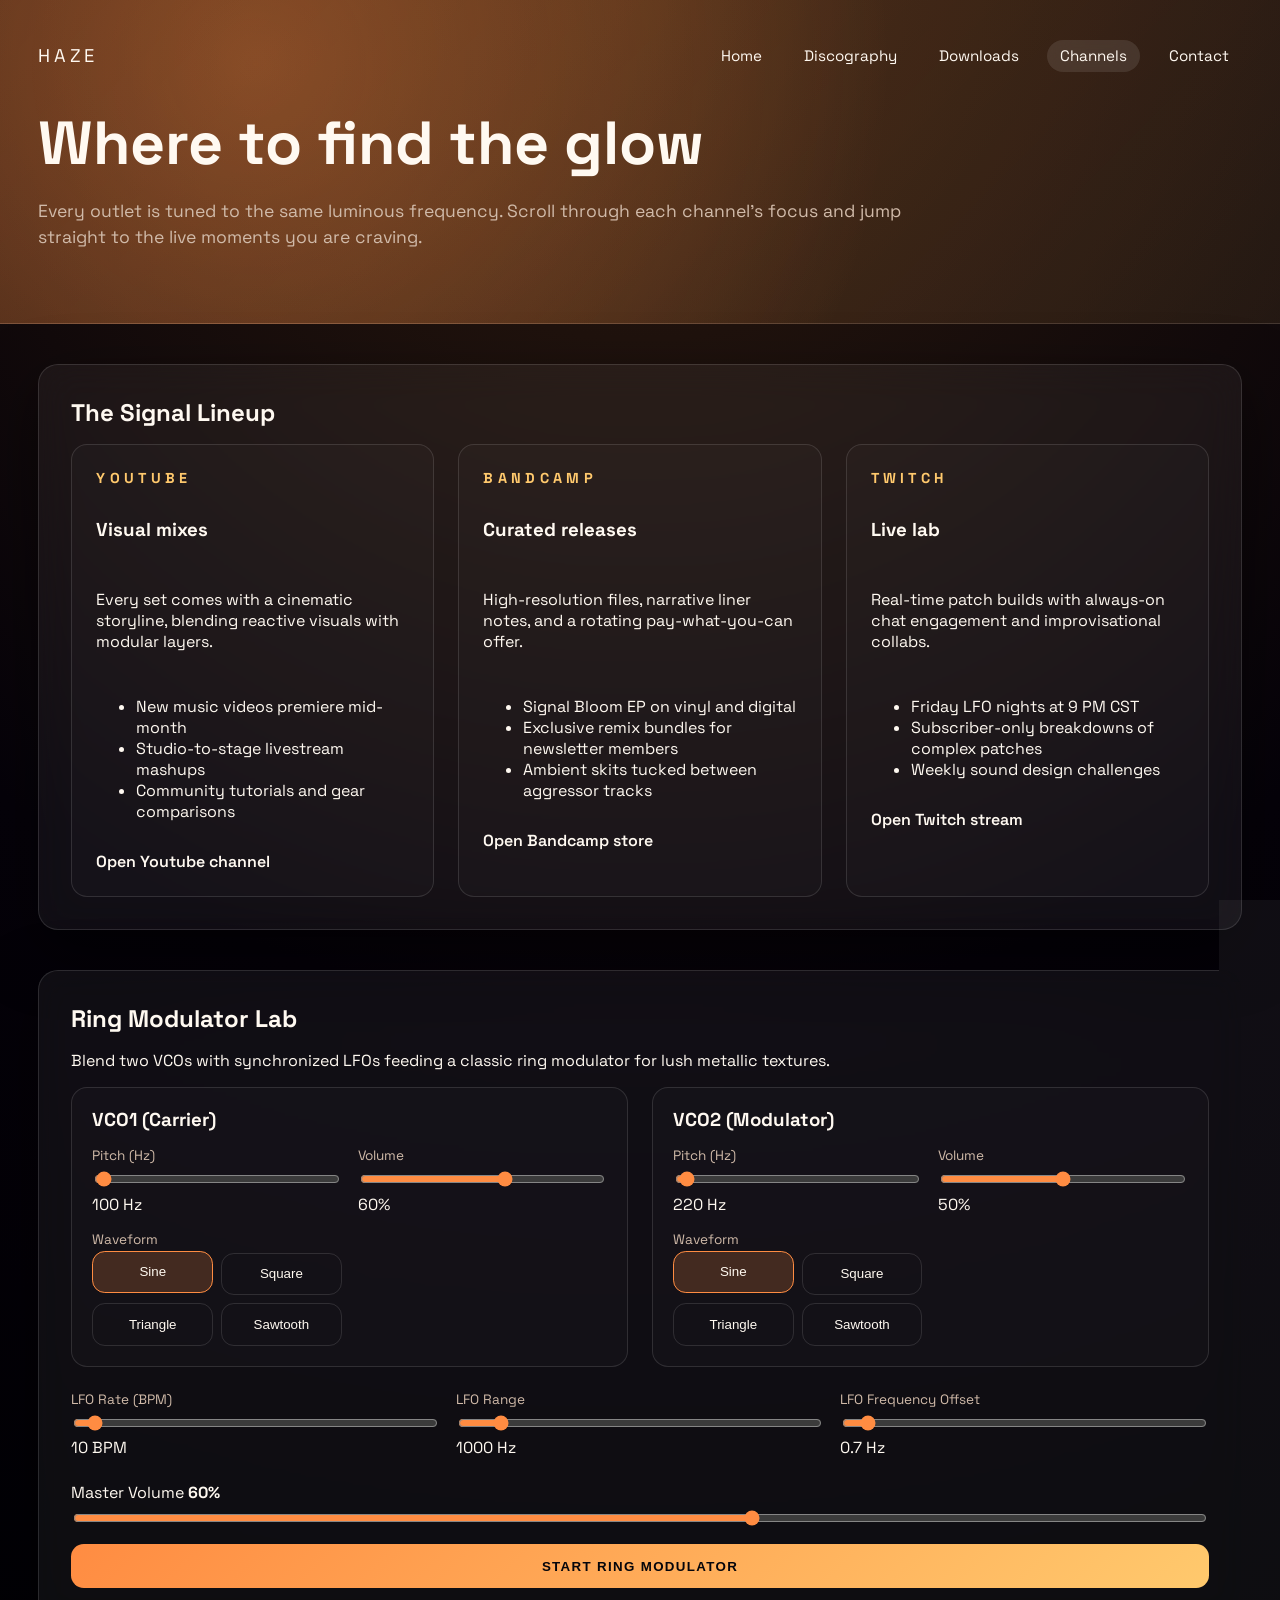
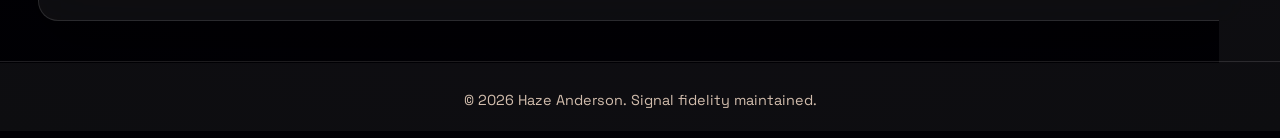
<file: channels.html>
<!DOCTYPE html>
<html lang="en">
  <head>
    <meta charset="UTF-8" />
    <meta name="viewport" content="width=device-width, initial-scale=1" />
    <title>Channels | Haze Anderson</title>
    <link rel="preconnect" href="https://fonts.googleapis.com" />
    <link rel="preconnect" href="https://fonts.gstatic.com" crossorigin />
    <link
      href="https://fonts.googleapis.com/css2?family=Space+Grotesk:wght@400;500;600;700&display=swap"
      rel="stylesheet"
    />
    <link rel="stylesheet" href="assets/css/style.css?v=1" />
    <link rel="icon" type="image/png" href="assets/images/favicon.png" />
  </head>
  <body data-page="channels">
    <div class="page-shell">
      <header class="hero">
        <nav class="site-nav">
          <span class="brand">HAZE</span>
          <div class="nav-links">
            <a href="index.html" data-page="index">Home</a>
            <a href="discography.html" data-page="discography">Discography</a>
            <a href="downloads.html" data-page="downloads">Downloads</a>
            <a href="channels.html" data-page="channels">Channels</a>
            <a href="contact.html" data-page="contact">Contact</a>
          </div>
        </nav>
        <div class="hero-content">
          <h1 class="hero-title">Where to find the glow</h1>
          <p class="hero-subtitle">
            Every outlet is tuned to the same luminous frequency. Scroll through each channel's focus
            and jump straight to the live moments you are craving.
          </p>
        </div>
      </header>
      <main>
        <section class="section-panel">
          <h2>The Signal Lineup</h2>
          <div class="channel-grid">
            <article class="channel-card">
              <strong>Youtube</strong>
              <h3>Visual mixes</h3>
              <p>Every set comes with a cinematic storyline, blending reactive visuals with modular layers.</p>
              <ul>
                <li>New music videos premiere mid-month</li>
                <li>Studio-to-stage livestream mashups</li>
                <li>Community tutorials and gear comparisons</li>
              </ul>
              <a href="https://www.youtube.com/hazeanderson" target="_blank" rel="noreferrer">Open Youtube channel</a>
            </article>
            <article class="channel-card">
              <strong>Bandcamp</strong>
              <h3>Curated releases</h3>
              <p>High-resolution files, narrative liner notes, and a rotating pay-what-you-can offer.</p>
              <ul>
                <li>Signal Bloom EP on vinyl and digital</li>
                <li>Exclusive remix bundles for newsletter members</li>
                <li>Ambient skits tucked between aggressor tracks</li>
              </ul>
              <a href="https://hazeanderson.bandcamp.com" target="_blank" rel="noreferrer">Open Bandcamp store</a>
            </article>
            <article class="channel-card">
              <strong>Twitch</strong>
              <h3>Live lab</h3>
              <p>Real-time patch builds with always-on chat engagement and improvisational collabs.</p>
              <ul>
                <li>Friday LFO nights at 9 PM CST</li>
                <li>Subscriber-only breakdowns of complex patches</li>
                <li>Weekly sound design challenges</li>
              </ul>
              <a href="https://www.twitch.tv/hazeanderson" target="_blank" rel="noreferrer">Open Twitch stream</a>
            </article>
          </div>
        </section>
        <section class="section-panel ring-panel">
          <h2>Ring Modulator Lab</h2>
          <p>Blend two VCOs with synchronized LFOs feeding a classic ring modulator for lush metallic textures.</p>
          <div class="ring-grid">
            <div class="ring-column">
              <h3>VCO1 (Carrier)</h3>
              <div class="vco-controls">
                <div class="control">
                  <label for="ring-vco1-pitch">Pitch (Hz)</label>
                  <input id="ring-vco1-pitch" type="range" min="40" max="10000" value="100" />
                  <span id="ring-vco1-pitch-value">100 Hz</span>
                </div>
                <div class="control">
                  <label for="ring-vco1-volume">Volume</label>
                  <input id="ring-vco1-volume" type="range" min="0" max="1" step="0.01" value="0.6" />
                  <span id="ring-vco1-volume-value">60%</span>
                </div>
                <div class="control">
                  <label>Waveform</label>
                  <div class="wave-buttons" role="group" aria-label="Ring VCO1 waveform" data-wave-group="ring-vco1">
                    <button type="button" data-wave="sine" class="active">Sine</button>
                    <button type="button" data-wave="square">Square</button>
                    <button type="button" data-wave="triangle">Triangle</button>
                    <button type="button" data-wave="sawtooth">Sawtooth</button>
                  </div>
                </div>
              </div>
            </div>
            <div class="ring-column">
              <h3>VCO2 (Modulator)</h3>
              <div class="vco-controls">
                <div class="control">
                  <label for="ring-vco2-pitch">Pitch (Hz)</label>
                  <input id="ring-vco2-pitch" type="range" min="40" max="10000" value="220" />
                  <span id="ring-vco2-pitch-value">220 Hz</span>
                </div>
                <div class="control">
                  <label for="ring-vco2-volume">Volume</label>
                  <input id="ring-vco2-volume" type="range" min="0" max="1" step="0.01" value="0.5" />
                  <span id="ring-vco2-volume-value">50%</span>
                </div>
                <div class="control">
                  <label>Waveform</label>
                  <div class="wave-buttons" role="group" aria-label="Ring VCO2 waveform" data-wave-group="ring-vco2">
                    <button type="button" data-wave="sine" class="active">Sine</button>
                    <button type="button" data-wave="square">Square</button>
                    <button type="button" data-wave="triangle">Triangle</button>
                    <button type="button" data-wave="sawtooth">Sawtooth</button>
                  </div>
                </div>
              </div>
            </div>
          </div>
          <div class="ring-lfo-controls">
            <div class="control">
              <label for="ring-lfo-rate">LFO Rate (BPM)</label>
              <input id="ring-lfo-rate" type="range" min="1" max="240" value="10" />
              <span id="ring-lfo-rate-value">30 BPM</span>
            </div>
            <div class="control">
              <label for="ring-lfo-range">LFO Range</label>
              <input id="ring-lfo-range" type="range" min="0" max="10000" value="1000" />
              <span id="ring-lfo-range-value">1000 Hz</span>
            </div>
            <div class="control">
              <label for="ring-lfo-frequency">LFO Frequency Offset</label>
              <input id="ring-lfo-frequency" type="range" min="0" max="10" step="0.1" value="0.5" />
              <span id="ring-lfo-frequency-value">0.5 Hz</span>
            </div>
          </div>
          <div class="ring-master">
            <label class="control">
              <span>Master Volume <strong id="ring-master-volume-value">60%</strong></span>
              <input id="ring-master-volume" type="range" min="0" max="100" value="60" />
            </label>
            <button id="ring-start" class="vco-start">Start Ring Modulator</button>
          </div>
        </section>
      </main>
      <footer class="footer">
        <p>© 2026 Haze Anderson. Signal fidelity maintained.</p>
      </footer>
    </div>
    <script src="assets/js/ring-modulator.js?v=1" defer></script>
    <script src="assets/js/main.js?v=1" defer></script>
  </body>
</html>
</file>
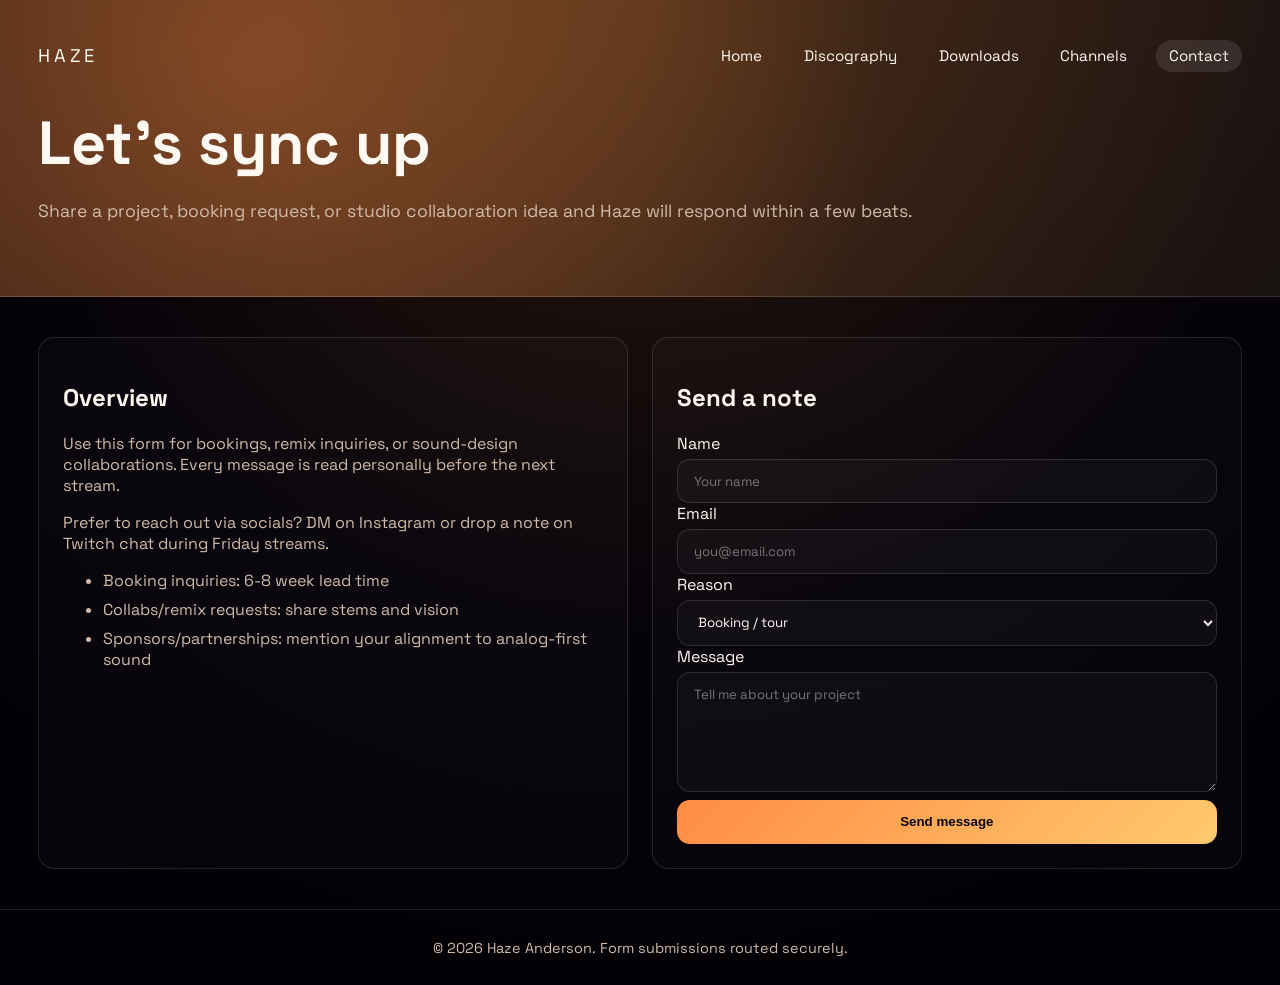
<file: contact.html>
<!DOCTYPE html>
<html lang="en">
  <head>
    <meta charset="UTF-8" />
    <meta name="viewport" content="width=device-width, initial-scale=1" />
    <title>Contact | Haze Anderson</title>
    <link rel="preconnect" href="https://fonts.googleapis.com" />
    <link rel="preconnect" href="https://fonts.gstatic.com" crossorigin />
    <link
      href="https://fonts.googleapis.com/css2?family=Space+Grotesk:wght@400;500;600;700&display=swap"
      rel="stylesheet"
    />
    <link rel="stylesheet" href="assets/css/style.css" />
    <link rel="icon" type="image/png" href="assets/images/favicon.png" />
  </head>
  <body data-page="contact">
    <div class="page-shell">
      <header class="hero">
        <nav class="site-nav">
          <span class="brand">HAZE</span>
          <div class="nav-links">
            <a href="index.html" data-page="index">Home</a>
            <a href="discography.html" data-page="discography">Discography</a>
            <a href="downloads.html" data-page="downloads">Downloads</a>
            <a href="channels.html" data-page="channels">Channels</a>
            <a href="contact.html" data-page="contact">Contact</a>
          </div>
        </nav>
        <div class="hero-content">
          <h1 class="hero-title">Let's sync up</h1>
          <p class="hero-subtitle">Share a project, booking request, or studio collaboration idea and Haze will respond within a few beats.</p>
        </div>
      </header>
      <main>
        <section class="contact-grid">
          <div class="contact-card">
            <h2>Overview</h2>
            <p>Use this form for bookings, remix inquiries, or sound-design collaborations. Every message is read personally before the next stream.</p>
            <p>Prefer to reach out via socials? DM on Instagram or drop a note on Twitch chat during Friday streams.</p>
            <ul>
              <li>Booking inquiries: 6-8 week lead time</li>
              <li>Collabs/remix requests: share stems and vision</li>
              <li>Sponsors/partnerships: mention your alignment to analog-first sound</li>
            </ul>
          </div>
          <form class="contact-form" method="POST" action="https://formslist.com/f/R4pMLEWRuIix">
          <input aria-hidden="true" autocomplete="off" class="form-pos" name="position" style="position:absolute;left:-9999px;width:1px;height:1px;" tabindex="-1" type="text"/>
            <h2>Send a note</h2>
            <div class="form-control">
              <label for="name">Name</label>
              <input id="name" name="name" placeholder="Your name" required />
            </div>
            <div class="form-control">
              <label for="email">Email</label>
              <input id="email" type="email" name="email" placeholder="you@email.com" required />
            </div>
            <div class="form-control">
              <label for="reason">Reason</label>
              <select id="reason" name="reason">
                <option value="booking">Booking / tour</option>
                <option value="collab">Collaboration</option>
                <option value="remix">Remix / sample</option>
                <option value="other">Other</option>
              </select>
            </div>
            <div class="form-control">
              <label for="message">Message</label>
              <textarea id="message" name="message" placeholder="Tell me about your project"></textarea>
            </div>
            <div class="form-control">
              <button type="submit">Send message</button>
            </div>
          </form>
        </section>
      </main>
      <footer class="footer">
        <p>© 2026 Haze Anderson. Form submissions routed securely.</p>
      </footer>
    </div>
    <script src="assets/js/main.js" defer></script>
  </body>
</html>
</file>
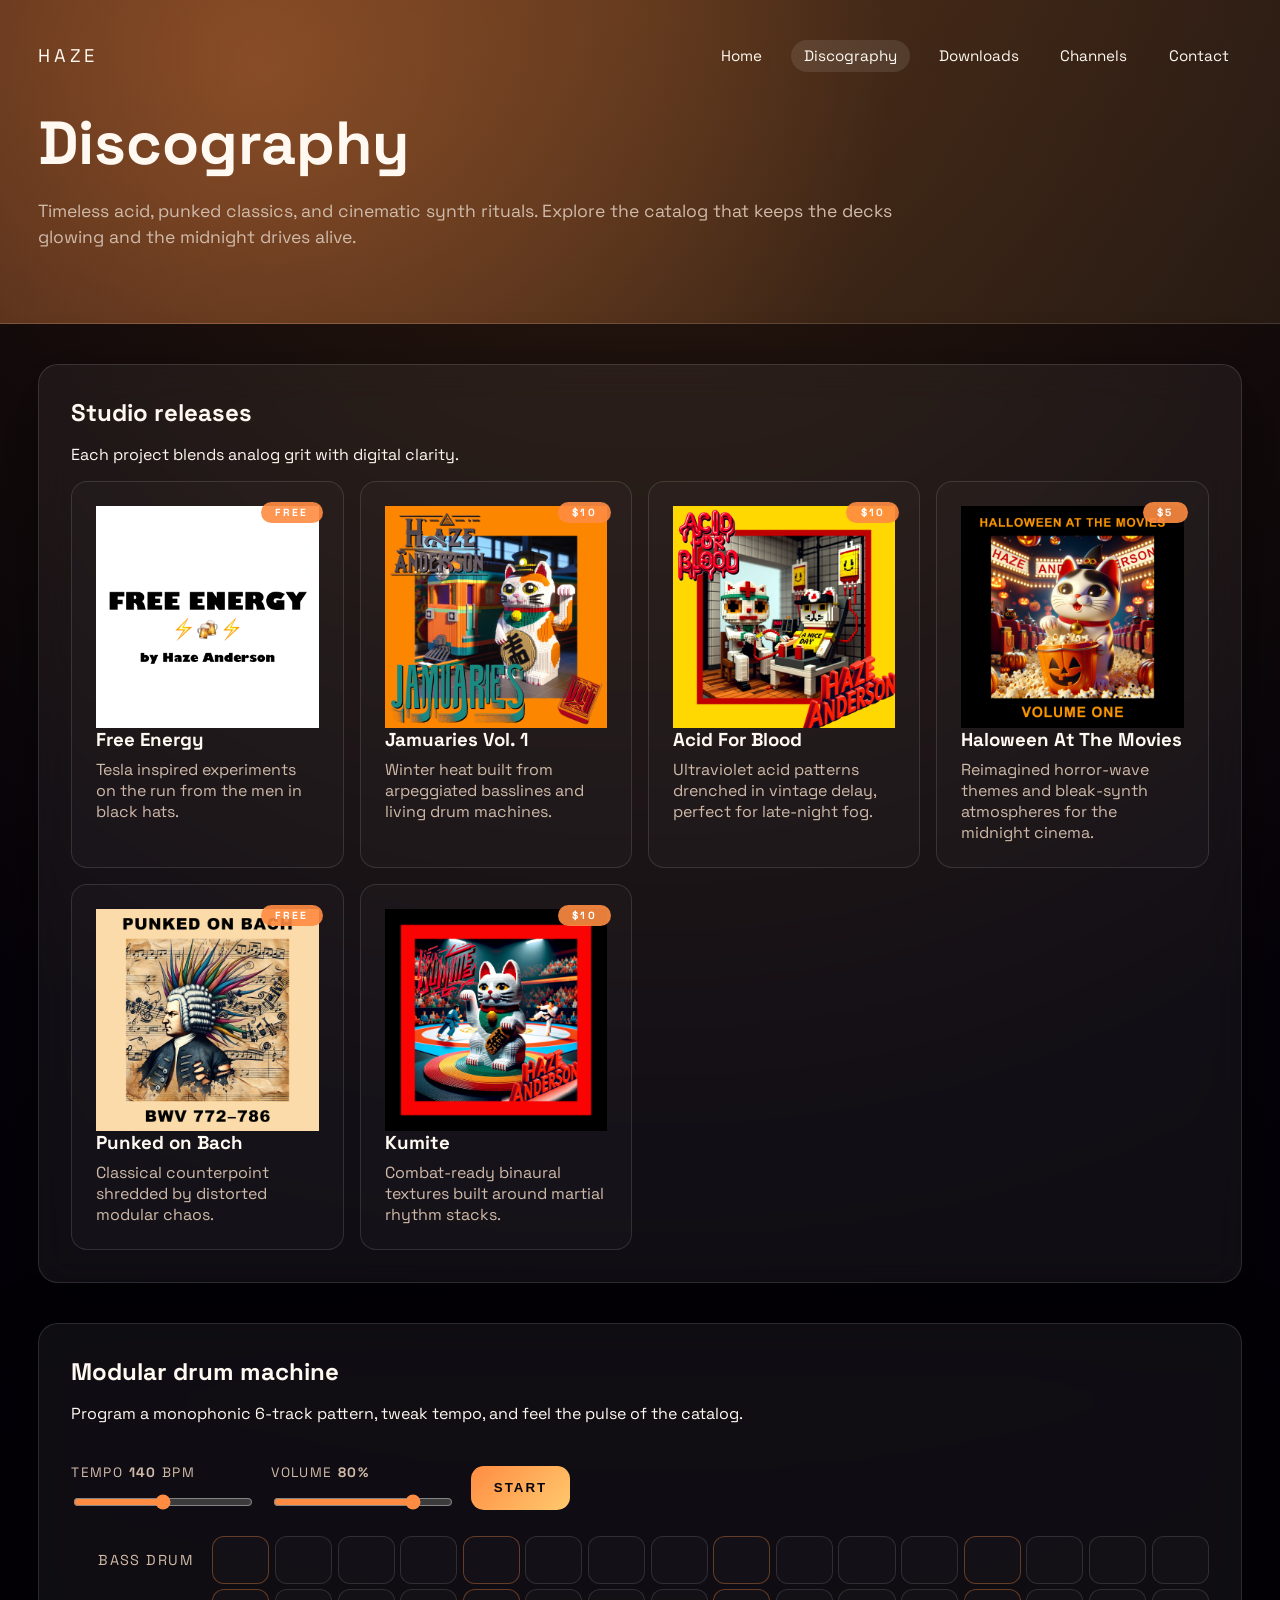
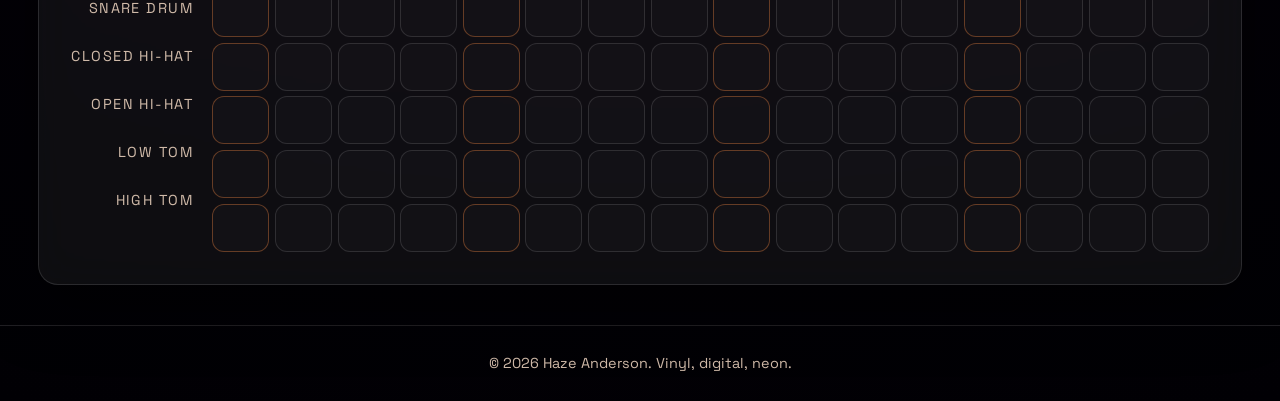
<file: discography.html>
<!DOCTYPE html>
<html lang="en">
  <head>
    <meta charset="UTF-8" />
    <meta name="viewport" content="width=device-width, initial-scale=1" />
    <title>Discography | Haze Anderson</title>
    <link rel="preconnect" href="https://fonts.googleapis.com" />
    <link rel="preconnect" href="https://fonts.gstatic.com" crossorigin />
    <link
      href="https://fonts.googleapis.com/css2?family=Space+Grotesk:wght@400;500;600;700&display=swap"
      rel="stylesheet"
    />
    <link rel="stylesheet" href="assets/css/style.css?v=4" />
    <link rel="icon" type="image/png" href="assets/images/favicon.png" />
        <style>
         .disanchor { pointer-events: none }
        </style>
  </head>
  <body data-page="discography">
    <div class="page-shell">
      <header class="hero">
        <nav class="site-nav">
          <span class="brand">HAZE</span>
          <div class="nav-links">
            <a href="index.html" data-page="index">Home</a>
            <a href="discography.html" data-page="discography">Discography</a>
            <a href="downloads.html" data-page="downloads">Downloads</a>
            <a href="channels.html" data-page="channels">Channels</a>
            <a href="contact.html" data-page="contact">Contact</a>
          </div>
        </nav>
        <div class="hero-content">
          <h1 class="hero-title">Discography</h1>
          <p class="hero-subtitle">
            Timeless acid, punked classics, and cinematic synth rituals. Explore the catalog that keeps
            the decks glowing and the midnight drives alive.
          </p>
        </div>
      </header>
      <main>
        <section class="section-panel">
          <h2>Studio releases</h2>
          <p>Each project blends analog grit with digital clarity.</p>
          <div class="feature-grid">
            <a class="feature-card" href="https://hazeanderson.bandcamp.com/album/free-energy" target="_blank" rel="noreferrer" aria-label="Free Energy">
              <img src="assets/images/free-energy.png" alt="Free Energy cover" />
              <span class="feature-badge" data-hover="Open Bandcapm">Free</span>
              <h3>Free Energy</h3>
              <p>Tesla inspired experiments on the run from the men in black hats.</p>
            </a>
            <a class="feature-card" href="https://hazeanderson.bandcamp.com/album/jamuaries-vol-1" target="_blank" rel="noreferrer" aria-label="Jamuaries Vol. 1">
              <img src="assets/images/jamuaries_vol1.jpg" alt="Jamuaries Vol. 1 cover" />
              <span class="feature-badge" data-hover="Open Bandcamp">$10</span>
              <h3>Jamuaries Vol. 1</h3>
              <p>Winter heat built from arpeggiated basslines and living drum machines.</p>
            </a>
            <a class="feature-card" href="https://hazeanderson.bandcamp.com/album/acid-for-blood" target="_blank" rel="noreferrer" aria-label="Acid For Blood">
              <img src="assets/images/acid_for_blood.jpg" alt="Acid For Blood cover" />
              <span class="feature-badge" data-hover="Open Bandcamp">$10</span>
              <h3>Acid For Blood</h3>
              <p>Ultraviolet acid patterns drenched in vintage delay, perfect for late-night fog.</p>
            </a>
            <a class="feature-card" href="https://hazeanderson.bandcamp.com/album/halloween-at-the-movies-vol-1" target="_blank" rel="noreferrer" aria-label="Haloween At The Movies Vol. 1">
              <img src="assets/images/halloween_movies_vol1.jpg" alt="Haloween At The Movies Vol. 1 cover" />
              <span class="feature-badge" data-hover="Open Bandcamp">$5</span>
              <h3>Haloween At The Movies</h3>
              <p>Reimagined horror-wave themes and bleak-synth atmospheres for the midnight cinema.</p>
            </a>
            <a class="feature-card" href="https://hazeanderson.bandcamp.com/album/punked-on-bach-bwv-772-786" target="_blank" rel="noreferrer" aria-label="Punked on Bach">
              <img src="assets/images/punked_on_bach.jpg" alt="Punked on Bach cover" />
              <span class="feature-badge" data-hover="Open Bandcamp">Free</span>
              <h3>Punked on Bach</h3>
              <p>Classical counterpoint shredded by distorted modular chaos.</p>
            </a>
            <a class="feature-card" href="https://hazeanderson.bandcamp.com/album/kumite" target="_blank" rel="noreferrer" aria-label="Kumite">
              <img src="assets/images/kumite.jpg" alt="Kumite cover" />
              <span class="feature-badge" data-hover="Open Bandcamp">$10</span>
              <h3>Kumite</h3>
              <p>Combat-ready binaural textures built around martial rhythm stacks.</p>
            </a>
          </div>
        </section>
        <section class="section-panel drum-section">
          <div class="drum-section-head">
            <div>
              <h2>Modular drum machine</h2>
              <p>Program a monophonic 6-track pattern, tweak tempo, and feel the pulse of the catalog.</p>
            </div>
            <div class="drum-controls">
              <label class="control">
                <span>Tempo <strong id="drum-tempo-value">140</strong> BPM</span>
                <input id="drum-tempo" type="range" min="60" max="220" value="140" />
              </label>
              <label class="control">
                <span>Volume <strong id="drum-volume-value">80%</strong></span>
                <input id="drum-volume" type="range" min="0" max="100" value="80" />
              </label>
              <button id="drum-start" class="drum-start">Start</button>
            </div>
          </div>
          <div class="drum-grid-wrapper">
            <div class="drum-track-labels" aria-hidden="true">
              <span>Bass Drum</span>
              <span>Snare Drum</span>
              <span>Closed Hi-Hat</span>
              <span>Open Hi-Hat</span>
              <span>Low Tom</span>
              <span>High Tom</span>
            </div>
            <div class="drum-grid" id="drum-grid" aria-label="Drum sequencer"></div>
          </div>
        </section>
      </main>
      <footer class="footer">
        <p>© 2026 Haze Anderson. Vinyl, digital, neon.</p>
      </footer>
    </div>
    <script src="assets/js/drum-machine.js?v=2" defer></script>
    <script src="assets/js/main.js?v=1" defer></script>
  </body>
</html>
</file>
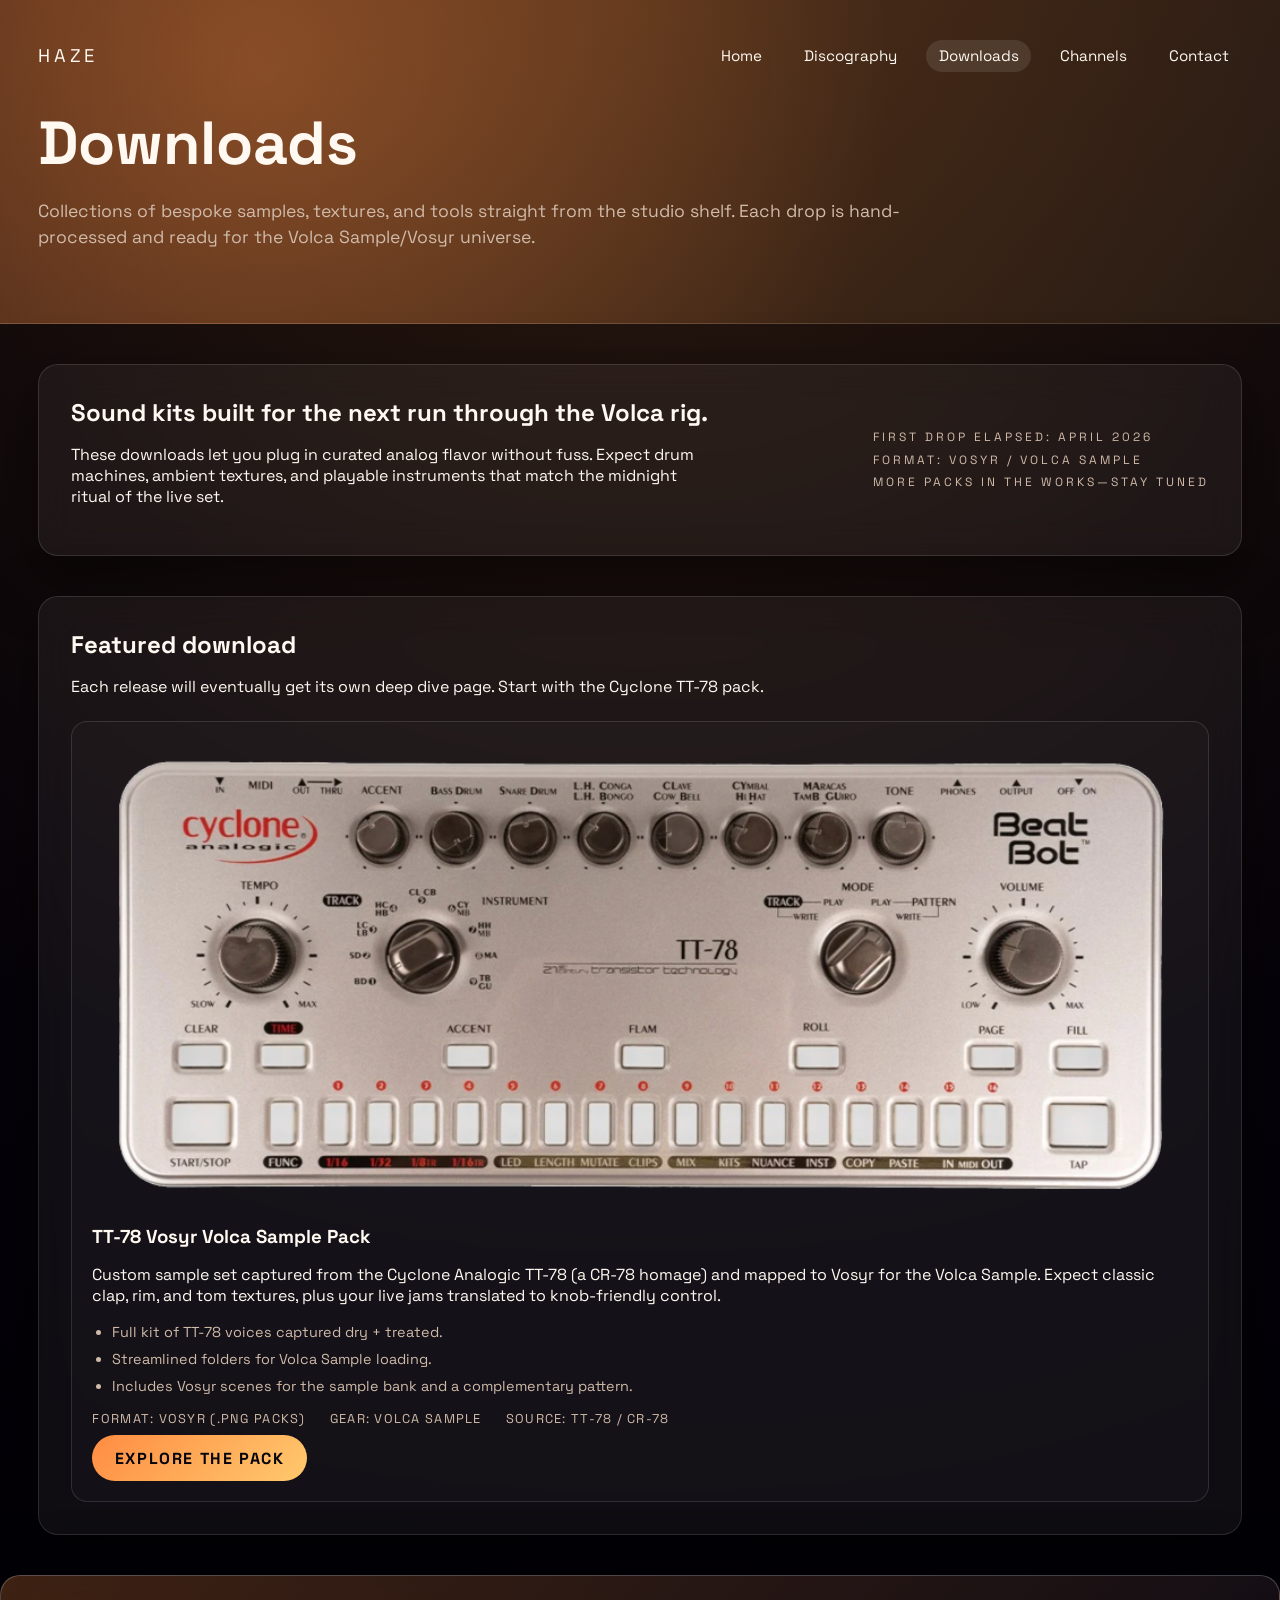
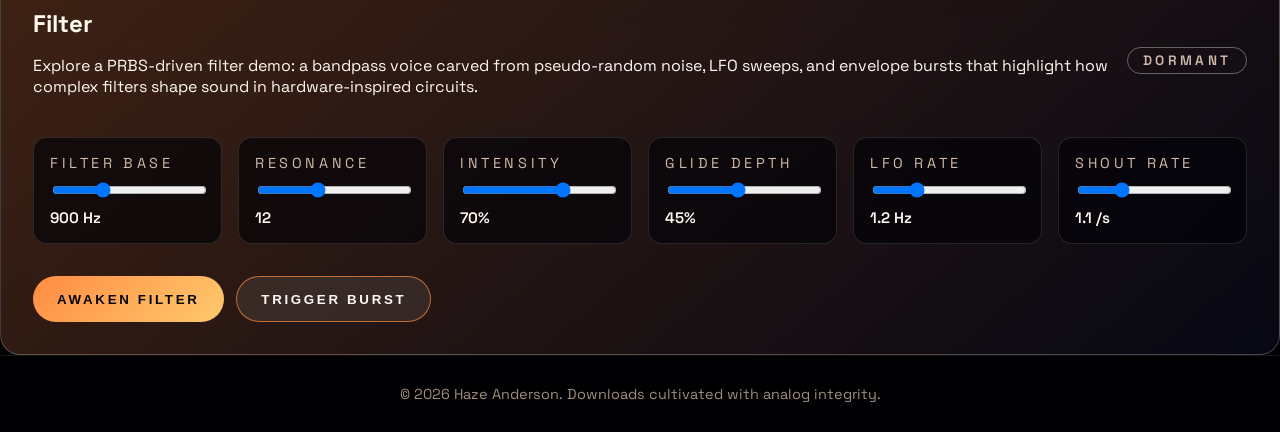
<file: downloads.html>
<!DOCTYPE html>
<html lang="en">
  <head>
    <meta charset="UTF-8" />
    <meta name="viewport" content="width=device-width, initial-scale=1" />
    <title>Downloads | Haze Anderson</title>
    <link rel="preconnect" href="https://fonts.googleapis.com" />
    <link rel="preconnect" href="https://fonts.gstatic.com" crossorigin />
    <link
      href="https://fonts.googleapis.com/css2?family=Space+Grotesk:wght@400;500;600;700&display=swap"
      rel="stylesheet"
    />
    <link rel="stylesheet" href="assets/css/style.css" />
    <link rel="icon" type="image/png" href="assets/images/favicon.png" />
  </head>
  <body data-page="downloads">
    <div class="page-shell">
      <header class="hero">
        <nav class="site-nav">
          <span class="brand">HAZE</span>
          <div class="nav-links">
            <a href="index.html" data-page="index">Home</a>
            <a href="discography.html" data-page="discography">Discography</a>
            <a href="downloads.html" data-page="downloads">Downloads</a>
            <a href="channels.html" data-page="channels">Channels</a>
            <a href="contact.html" data-page="contact">Contact</a>
          </div>
        </nav>
        <div class="hero-content">
          <h1 class="hero-title">Downloads</h1>
          <p class="hero-subtitle">
            Collections of bespoke samples, textures, and tools straight from the studio shelf. Each drop is
            hand-processed and ready for the Volca Sample/Vosyr universe.
          </p>
        </div>
      </header>
      <main>
        <section class="section-panel downloads-hero">
          <div class="download-hero-copy">
            <h2>Sound kits built for the next run through the Volca rig.</h2>
            <p>
              These downloads let you plug in curated analog flavor without fuss. Expect drum machines,
              ambient textures, and playable instruments that match the midnight ritual of the live set.
            </p>
          </div>
          <div class="download-hero-stats">
            <span>First drop elapsed: April 2026</span>
            <span>Format: Vosyr / Volca Sample</span>
            <span>More packs in the works—stay tuned</span>
          </div>
        </section>
        <section class="section-panel">
          <h2>Featured download</h2>
          <p>Each release will eventually get its own deep dive page. Start with the Cyclone TT-78 pack.</p>
          <div class="download-grid">
            <article class="download-card">
              <div class="download-card-media">
                <img src="assets/images/tt-78.png" alt="Cyclone Analogic TT-78" />
              </div>
              <div class="download-card-body">
                <h3>TT-78 Vosyr Volca Sample Pack</h3>
                <p>
                  Custom sample set captured from the Cyclone Analogic TT-78 (a CR-78 homage) and mapped to
                  Vosyr for the Volca Sample. Expect classic clap, rim, and tom textures, plus your live jams
                  translated to knob-friendly control.
                </p>
                <ul>
                  <li>Full kit of TT-78 voices captured dry + treated.</li>
                  <li>Streamlined folders for Volca Sample loading.</li>
                  <li>Includes Vosyr scenes for the sample bank and a complementary pattern.</li>
                </ul>
                <div class="download-card-meta">
                  <span>Format: Vosyr (.png packs)</span>
                  <span>Gear: Volca Sample</span>
                  <span>Source: TT-78 / CR-78</span>
                </div>
                <a class="download-link" href="downloads-tt78.html">Explore the pack</a>
              </div>
            </article>
          </div>
        </section>
      </main>
        <section class="section-panel filter-panel">
          <div class="filter-header">
            <div>
              <h2>Filter</h2>
              <p>
                Explore a PRBS-driven filter demo: a bandpass voice carved from pseudo-random noise, LFO sweeps, and
                envelope bursts that highlight how complex filters shape sound in hardware-inspired circuits.
              </p>
            </div>
            <span class="filter-status" id="filter-state">Dormant</span>
          </div>
          <div class="filter-grid">
            <div class="filter-control">
              <label for="filter-base-frequency">Filter Base</label>
              <input id="filter-base-frequency" type="range" min="150" max="2600" value="900" />
              <span id="filter-base-frequency-value">900 Hz</span>
            </div>
            <div class="filter-control">
              <label for="filter-resonance">Resonance</label>
              <input id="filter-resonance" type="range" min="1" max="30" value="12" />
              <span id="filter-resonance-value">12</span>
            </div>
            <div class="filter-control">
              <label for="filter-intensity">Intensity</label>
              <input id="filter-intensity" type="range" min="0.1" max="1" step="0.01" value="0.7" />
              <span id="filter-intensity-value">70%</span>
            </div>
            <div class="filter-control">
              <label for="filter-glide-depth">Glide Depth</label>
              <input id="filter-glide-depth" type="range" min="0" max="1" step="0.01" value="0.45" />
              <span id="filter-glide-depth-value">45%</span>
            </div>
            <div class="filter-control">
              <label for="filter-lfo-rate">LFO Rate</label>
              <input id="filter-lfo-rate" type="range" min="0.2" max="4" step="0.1" value="1.2" />
              <span id="filter-lfo-rate-value">1.2 Hz</span>
            </div>
            <div class="filter-control">
              <label for="filter-shout-rate">Shout Rate</label>
              <input id="filter-shout-rate" type="range" min="0.4" max="3" step="0.1" value="1.1" />
              <span id="filter-shout-rate-value">1.1 /s</span>
            </div>
          </div>
          <div class="filter-actions">
            <button class="download-link" id="filter-start">Awaken Filter</button>
            <button class="download-link secondary" id="filter-burst">Trigger Burst</button>
          </div>
        </section>
      </main>
      <footer class="footer">
        <p>© 2026 Haze Anderson. Downloads cultivated with analog integrity.</p>
      </footer>
    </div>
    <script src="assets/js/filter.js" defer></script>
    <script src="assets/js/main.js" defer></script>
  </body>
</html>
</file>
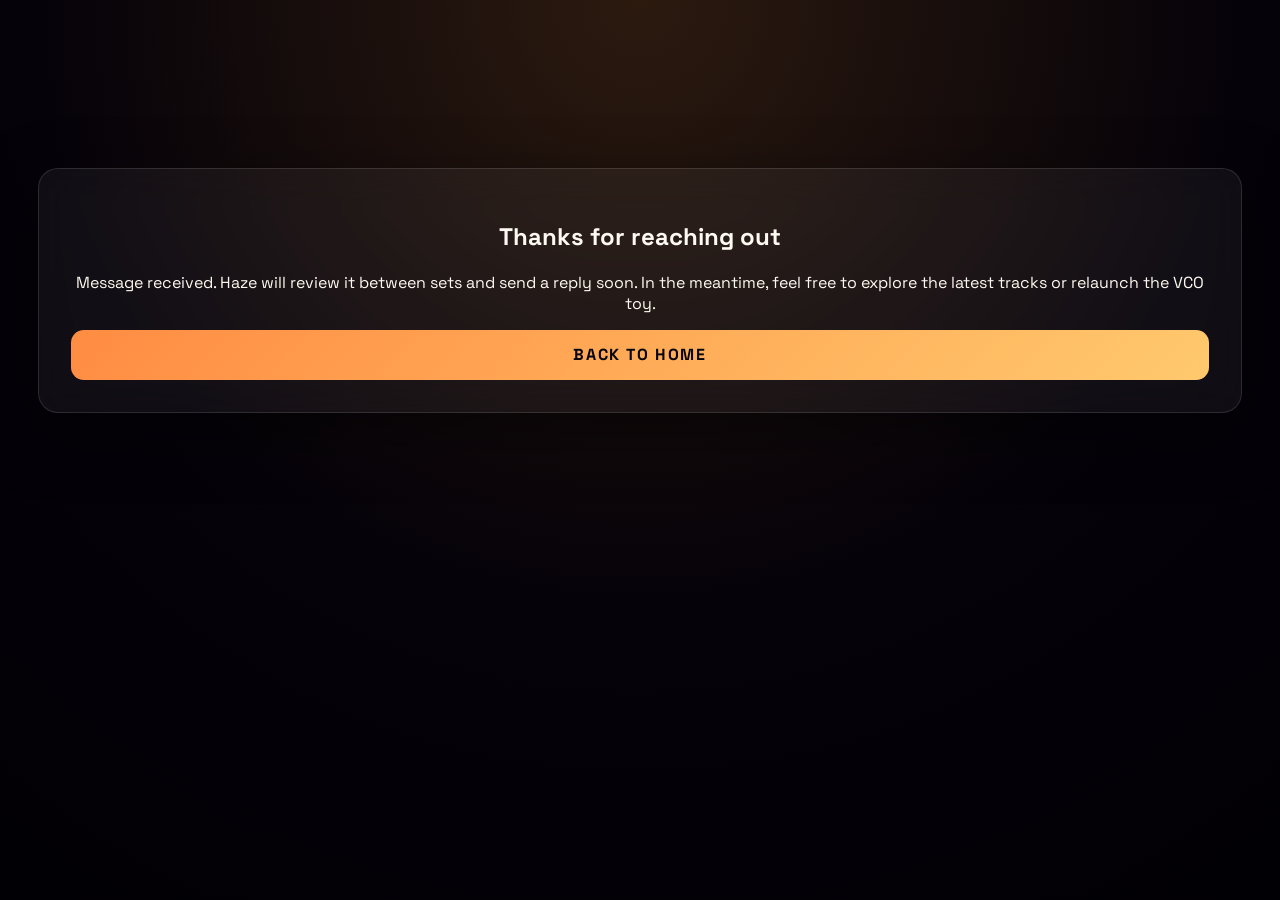
<file: thankyou.html>
<!DOCTYPE html>
<html lang="en">
  <head>
    <meta charset="UTF-8" />
    <meta name="viewport" content="width=device-width, initial-scale=1" />
    <title>Thanks | Haze Anderson</title>
    <link rel="preconnect" href="https://fonts.googleapis.com" />
    <link rel="preconnect" href="https://fonts.gstatic.com" crossorigin />
    <link
      href="https://fonts.googleapis.com/css2?family=Space+Grotesk:wght@400;500;600;700&display=swap"
      rel="stylesheet"
    />
    <link rel="stylesheet" href="assets/css/style.css" />
  </head>
  <body>
    <div class="page-shell">
      <main>
        <section class="section-panel" style="margin-top: 8rem; text-align: center;">
          <h1>Thanks for reaching out</h1>
          <p>
            Message received. Haze will review it between sets and send a reply soon. In the meantime, feel
            free to explore the latest tracks or relaunch the VCO toy.
          </p>
          <a class="cta-group" href="index.html" style="justify-content: center;">
            <span class="vco-start">Back to Home</span>
          </a>
        </section>
      </main>
    </div>
  </body>
</html>
</file>
<file: assets/css/style.css>
:root {
  --ink: #fff9f1;
  --muted: #d0baa9;
  --bg: #020209;
  --surface: rgba(255, 255, 255, 0.05);
  --accent: #ff8c42;
  --accent-alt: #ffc96d;
  --border: rgba(255, 255, 255, 0.12);
}

* {
  box-sizing: border-box;
}

body {
  margin: 0;
  font-family: 'Space Grotesk', 'Poppins', system-ui, sans-serif;
  background: var(--bg);
  color: var(--ink);
  min-height: 100vh;
}

img {
  max-width: 100%;
  display: block;
}

a {
  color: inherit;
  text-decoration: none;
}

body {
  background: radial-gradient(circle at top, #2c1a0f 0%, #050209 55%, #010004 100%);
}

.page-shell {
  min-height: 100vh;
  display: flex;
  flex-direction: column;
}

.hero {
  padding: 2.5rem clamp(1.5rem, 3vw, 3rem) 3rem;
  background:
    linear-gradient(135deg, rgba(255, 140, 66, 0.22), rgba(255, 201, 109, 0.08)),
    radial-gradient(circle at 20% 20%, rgba(255, 140, 66, 0.35), transparent 60%);
  border-bottom: 1px solid var(--border);
}

.site-nav {
  display: flex;
  justify-content: space-between;
  align-items: center;
  margin-bottom: 2rem;
}

.site-nav .brand {
  font-size: 1.15rem;
  letter-spacing: 0.2em;
  text-transform: uppercase;
}

.site-nav .nav-links {
  display: flex;
  gap: 1rem;
}

.site-nav .nav-links a {
  padding: 0.4rem 0.8rem;
  border-radius: 999px;
  font-size: 0.95rem;
  transition: background 0.2s ease;
}

.site-nav .nav-links a.active,
.site-nav .nav-links a:hover {
  background: rgba(255, 255, 255, 0.1);
  backdrop-filter: blur(12px);
}

.hero-grid {
  max-width: 1100px;
  margin: 0 auto;
  display: grid;
  grid-template-columns: minmax(0, 1.2fr) minmax(220px, 0.8fr);
  gap: clamp(2rem, 6vw, 5rem);
  align-items: center;
}

.hero-content {
  max-width: 880px;
}

.hero-media {
  justify-self: end;
  width: min(100%, 360px);
}

.hero-media img {
  display: block;
  width: 100%;
  aspect-ratio: 2 / 3;
  object-fit: cover;
  border: 1px solid var(--border);
  border-radius: 1.25rem;
  box-shadow: 0 24px 60px rgba(0, 0, 0, 0.35);
}

.hero-title {
  font-size: clamp(2.4rem, 6vw, 3.8rem);
  margin: 0;
}

.hero-subtitle {
  color: var(--muted);
  font-size: 1.1rem;
  margin: 1rem 0 1.5rem;
  line-height: 1.5;
}

.cta-group {
  display: flex;
  flex-wrap: wrap;
  gap: 0.8rem;
}

.cta-group a,
.cta-group button {
  border: none;
  border-radius: 999px;
  padding: 0.9rem 1.6rem;
  font-size: 0.95rem;
  cursor: pointer;
  color: var(--ink);
  transition: transform 0.2s ease;
  background: linear-gradient(135deg, var(--accent), var(--accent-alt));
  box-shadow: 0 14px 40px rgba(255, 140, 66, 0.35);
}

.cta-group a:hover,
.cta-group button:hover {
  transform: translateY(-2px);
}

main {
  flex: 1;
  padding: 2.5rem clamp(1.5rem, 3vw, 3rem);
  display: flex;
  flex-direction: column;
  gap: 2.5rem;
}

.section-panel {
  background: var(--surface);
  border: 1px solid var(--border);
  border-radius: 1.25rem;
  padding: 2rem;
  backdrop-filter: blur(18px);
  box-shadow: 0 20px 60px rgba(0, 0, 0, 0.5);
}

.filter-panel {
  background: linear-gradient(140deg, rgba(255, 140, 66, 0.24), rgba(7, 8, 21, 0.95));
  border: 1px solid rgba(255, 255, 255, 0.22);
  box-shadow: 0 30px 80px rgba(0, 0, 0, 0.6);
}

.filter-header {
  display: flex;
  align-items: center;
  justify-content: space-between;
  gap: 1rem;
  margin-bottom: 1.5rem;
}

.filter-status {
  padding: 0.25rem 0.9rem;
  border-radius: 999px;
  border: 1px solid rgba(255, 255, 255, 0.35);
  font-size: 0.85rem;
  text-transform: uppercase;
  letter-spacing: 0.25em;
  font-weight: 600;
  color: var(--muted);
}

.filter-grid {
  display: grid;
  grid-template-columns: repeat(auto-fit, minmax(170px, 1fr));
  gap: 1rem;
}

.filter-control {
  background: rgba(2, 2, 9, 0.65);
  border: 1px solid rgba(255, 255, 255, 0.12);
  border-radius: 0.85rem;
  padding: 1rem;
  display: flex;
  flex-direction: column;
  gap: 0.5rem;
}

.filter-control label {
  font-size: 0.9rem;
  text-transform: uppercase;
  letter-spacing: 0.25em;
  color: var(--muted);
}

.filter-control span {
  font-size: 0.95rem;
  font-weight: 600;
}

.filter-control input[type='range'] {
  width: 100%;
}

.filter-actions {
  display: flex;
  flex-wrap: wrap;
  gap: 0.8rem;
  margin-top: 1.5rem;
}

.filter-actions button {
  border-radius: 999px;
  padding: 0.9rem 1.5rem;
  border: none;
  cursor: pointer;
  font-weight: 600;
  letter-spacing: 0.2em;
}

.filter-actions .download-link.secondary {
  background: rgba(255, 255, 255, 0.08);
  border: 1px solid rgba(255, 140, 66, 0.7);
  color: var(--ink);
}
.filter-actions .download-link.secondary:hover {
  background: rgba(255, 255, 255, 0.18);
}

.downloads-hero {
  display: flex;
  gap: 1.5rem;
  flex-wrap: wrap;
  align-items: center;
  justify-content: space-between;
}

.download-hero-copy {
  max-width: 640px;
}

.download-hero-stats {
  min-width: 220px;
  display: grid;
  gap: 0.4rem;
  text-transform: uppercase;
  letter-spacing: 0.25em;
  font-size: 0.75rem;
  color: var(--muted);
}

.download-grid {
  margin-top: 1.5rem;
  display: grid;
  grid-template-columns: repeat(auto-fit, minmax(280px, 1fr));
  gap: 1.25rem;
}

.download-card {
  border: 1px solid var(--border);
  border-radius: 1rem;
  background: rgba(255, 255, 255, 0.02);
  display: flex;
  flex-direction: column;
  gap: 1rem;
  padding: 1.25rem;
}

.download-card-media img {
  width: 100%;
  border-radius: 0.9rem;
  display: block;
}

.download-card-body h3 {
  margin-top: 0;
  margin-bottom: 0.4rem;
}

.download-card-body ul {
  margin: 0;
  padding-left: 1.25rem;
  color: var(--muted);
  font-size: 0.9rem;
  line-height: 1.5;
}

.download-card-body ul li {
  margin-bottom: 0.35rem;
}

.download-card-meta {
  margin-top: 0.75rem;
  display: flex;
  flex-wrap: wrap;
  gap: 0.75rem 1.5rem;
  font-size: 0.8rem;
  letter-spacing: 0.1em;
  text-transform: uppercase;
  color: var(--muted);
}

.download-link {
  display: inline-flex;
  align-items: center;
  justify-content: center;
  padding: 0.8rem 1.4rem;
  border-radius: 999px;
  background: linear-gradient(135deg, var(--accent), var(--accent-alt));
  color: #05050b;
  font-weight: 700;
  text-transform: uppercase;
  letter-spacing: 0.1em;
  transition: transform 0.2s ease;
  margin-top: 0.5rem;
}

.download-link:hover {
  transform: translateY(-2px);
}

.product-hero-grid {
  display: grid;
  grid-template-columns: repeat(auto-fit, minmax(260px, 1fr));
  gap: 1.5rem;
  align-items: center;
}

.product-hero-media {
  display: grid;
  gap: 0.8rem;
}

.product-hero-media img {
  width: 100%;
  border-radius: 1rem;
  border: 1px solid var(--border);
}

.detail-gallery {
  display: grid;
  grid-template-columns: repeat(auto-fit, minmax(240px, 1fr));
  gap: 1rem;
}

.detail-gallery figure {
  margin: 0;
}

.detail-gallery img {
  width: 100%;
  border-radius: 1rem;
  border: 1px solid var(--border);
  cursor: zoom-in;
}

.video-embed {
  margin-top: 1rem;
  position: relative;
  padding-bottom: 56.25%;
  height: 0;
  overflow: hidden;
  border-radius: 1rem;
  border: 1px solid var(--border);
}

.video-embed iframe {
  position: absolute;
  width: 100%;
  height: 100%;
  top: 0;
  left: 0;
}

.image-modal {
  position: fixed;
  inset: 0;
  background: rgba(2, 2, 9, 0.75);
  display: none;
  align-items: center;
  justify-content: center;
  padding: 1.5rem;
  z-index: 999;
}

.image-modal.active {
  display: flex;
}

.image-modal-inner {
  max-width: 90%;
  max-height: 90%;
  border-radius: 1rem;
  overflow: hidden;
  box-shadow: 0 30px 60px rgba(0, 0, 0, 0.8);
  animation: modalPop 0.3s ease;
}

.image-modal-inner img {
  width: 100%;
  height: 100%;
  object-fit: contain;
}

@keyframes modalPop {
  from {
    transform: scale(0.8);
  }
  to {
    transform: scale(1);
  }
}

.ring-panel .ring-grid {
  display: grid;
  grid-template-columns: repeat(auto-fit, minmax(260px, 1fr));
  gap: 1.5rem;
  margin-top: 1rem;
}

.ring-column {
  background: rgba(255, 255, 255, 0.02);
  border: 1px solid var(--border);
  border-radius: 1rem;
  padding: 1.25rem;
}

.ring-column h3 {
  margin-top: 0;
  margin-bottom: 1rem;
}

.ring-lfo-controls {
  margin-top: 1.5rem;
  display: grid;
  grid-template-columns: repeat(auto-fit, minmax(180px, 1fr));
  gap: 1rem;
}

.ring-master {
  margin-top: 1.5rem;
  display: flex;
  flex-wrap: wrap;
  gap: 1rem;
  align-items: center;
}

.ring-master .control {
  flex: 1;
  min-width: 220px;
}

.section-panel h2 {
  margin-top: 0;
  margin-bottom: 1rem;
}

.feature-grid {
  display: grid;
  grid-template-columns: repeat(auto-fit, minmax(240px, 1fr));
  gap: 1rem;
}

.feature-card {
  border: 1px solid var(--border);
  padding: 1.5rem;
  border-radius: 1rem;
  background: rgba(255, 255, 255, 0.02);
  display: block;
}

.feature-card:hover,
.feature-card:focus-visible {
  transform: translateY(-6px);
  border-color: rgba(255, 140, 66, 0.7);
  box-shadow: 0 20px 35px rgba(255, 140, 66, 0.25);
}

.feature-card img {
  transition: transform 0.3s ease;
}

.feature-card:hover img,
.feature-card:focus-visible img {
  transform: scale(1.04);
}

.feature-badge {
  position: absolute;
  top: 1.25rem;
  right: 1.25rem;
  background: rgba(255, 140, 66, 0.9);
  color: #ffffff;
  font-weight: 700;
  letter-spacing: 0.2em;
  text-transform: uppercase;
  padding: 0.25rem 0.9rem;
  border-radius: 999px;
  font-size: 0.65rem;
  transition: transform 0.3s ease, background 0.3s ease;
}

.feature-card {
  position: relative;
}

.feature-card:hover .feature-badge,
.feature-card:focus-within .feature-badge {
  background: rgba(255, 140, 66, 1);
  transform: translateY(-2px);
  animation: badgePulse 1.2s ease-in-out infinite;
}

.feature-badge::after {
  content: attr(data-hover);
  position: absolute;
  top: 120%;
  right: 50%;
  transform: translate(50%, 0) scale(0.9);
  background: rgba(5, 5, 11, 0.95);
  color: var(--ink);
  letter-spacing: 0.2em;
  font-size: 0.6rem;
  padding: 0.2rem 0.8rem;
  border-radius: 999px;
  opacity: 0;
  pointer-events: none;
  transition: opacity 0.2s ease, transform 0.2s ease;
}

.feature-card:hover .feature-badge::after,
.feature-card:focus-within .feature-badge::after {
  opacity: 1;
  transform: translate(50%, 4px) scale(1);
}

@keyframes badgePulse {
  0%, 100% {
    transform: translateY(-2px) scale(1);
  }
  50% {
    transform: translateY(-4px) scale(1.02);
  }
}

.release-modal {
  position: fixed;
  inset: 0;
  display: none;
  align-items: center;
  justify-content: center;
  z-index: 1200;
}

.release-modal.active {
  display: flex;
}

.release-modal-backdrop {
  position: absolute;
  inset: 0;
  background: rgba(1, 1, 4, 0.85);
  backdrop-filter: blur(10px);
}

.release-modal-window {
  position: relative;
  max-width: 900px;
  width: min(90vw, 960px);
  background: rgba(2, 2, 9, 0.95);
  border: 1px solid rgba(255, 255, 255, 0.2);
  border-radius: 1.5rem;
  padding: 1.5rem;
  box-shadow: 0 30px 60px rgba(0, 0, 0, 0.7);
  display: flex;
  flex-direction: column;
  gap: 1rem;
}

.release-modal-close {
  position: absolute;
  top: 1rem;
  right: 1rem;
  border: none;
  background: transparent;
  color: var(--muted);
  font-size: 1.8rem;
  cursor: pointer;
}

.release-modal-body {
  display: grid;
  grid-template-columns: repeat(auto-fit, minmax(220px, 1fr));
  gap: 1.5rem;
  align-items: center;
}

.release-modal-body img {
  width: 100%;
  border-radius: 1rem;
  border: 1px solid rgba(255, 255, 255, 0.2);
}

.release-countdown {
  display: grid;
  grid-template-columns: repeat(auto-fit, minmax(90px, 1fr));
  margin: 1rem 0;
  gap: 0.5rem;
}

.release-countdown div {
  padding: 0.5rem;
  border-radius: 0.75rem;
  background: rgba(255, 255, 255, 0.05);
  text-align: center;
}

.count-value {
  font-size: 1.6rem;
  font-weight: 600;
}

.count-label {
  display: block;
  font-size: 0.7rem;
  letter-spacing: 0.2em;
  text-transform: uppercase;
  margin-top: 0.2rem;
  color: var(--muted);
}

.release-modal-window .download-link.disabled {
  pointer-events: none;
  opacity: 0.65;
}

.release-links {
  display: flex;
  flex-wrap: wrap;
  gap: 0.5rem;
}

.feature-card h3 {
  margin-top: 0;
  margin-bottom: 0.5rem;
}

.feature-card p {
  margin: 0;
  color: var(--muted);
}

.channels-preview {
  display: grid;
  grid-template-columns: repeat(auto-fit, minmax(220px, 1fr));
  gap: 1rem;
}

.channel-grid {
  display: grid;
  grid-template-columns: repeat(auto-fit, minmax(240px, 1fr));
  gap: 1.5rem;
}

.channel-card {
  background: rgba(255, 255, 255, 0.02);
  border: 1px solid var(--border);
  border-radius: 1rem;
  padding: 1.5rem;
  display: flex;
  flex-direction: column;
  gap: 0.8rem;
}

.channel-card strong {
  font-size: 0.9rem;
  display: inline-block;
  text-transform: uppercase;
  letter-spacing: 0.3em;
  color: var(--accent-alt);
}

.channel-card a {
  font-weight: 600;
}

.vco-panel {
  display: flex;
  flex-direction: column;
  gap: 1.5rem;
}

.vco-grid {
  display: grid;
  grid-template-columns: repeat(auto-fit, minmax(280px, 1fr));
  gap: 1.5rem;
}

.vco-column {
  background: rgba(255, 255, 255, 0.02);
  border: 1px solid var(--border);
  border-radius: 1rem;
  padding: 1.5rem;
}

.vco-column h3 {
  margin-top: 0;
  margin-bottom: 1rem;
}

.vco-controls {
  display: grid;
  grid-template-columns: repeat(auto-fit, minmax(220px, 1fr));
  gap: 1rem;
}

.vco-start-wrapper {
  margin-top: 1.5rem;
}

.vco-sync-wrapper {
  margin-top: 0.75rem;
  display: flex;
  justify-content: center;
}

.vco-start {
  width: 100%;
  border: none;
  border-radius: 0.8rem;
  padding: 0.9rem 1.2rem;
  background: linear-gradient(135deg, var(--accent), var(--accent-alt));
  color: #05050b;
  font-weight: 700;
  cursor: pointer;
  text-transform: uppercase;
  letter-spacing: 0.1em;
}

.control {
  display: flex;
  flex-direction: column;
  gap: 0.3rem;
}

.control label {
  font-size: 0.85rem;
  color: var(--muted);
}

.control input[type='range'] {
  accent-color: var(--accent);
}

.wave-buttons {
  display: flex;
  flex-wrap: wrap;
  gap: 0.5rem;
}

.wave-buttons button {
  flex: 1;
  min-width: 120px;
  border: 1px solid var(--border);
  background: transparent;
  padding: 0.8rem 1rem;
  border-radius: 0.8rem;
  color: var(--ink);
  cursor: pointer;
  transition: border-color 0.2s ease, transform 0.2s ease;
}

.wave-buttons button.active {
  border-color: var(--accent);
  background: rgba(255, 140, 66, 0.2);
  transform: translateY(-2px);
}

.lfo-row {
  display: flex;
  align-items: center;
  justify-content: space-between;
  gap: 0.5rem;
}

.contact-grid {
  display: grid;
  grid-template-columns: repeat(auto-fit, minmax(250px, 1fr));
  gap: 1.5rem;
}

.contact-card,
.contact-form {
  background: rgba(255, 255, 255, 0.02);
  border: 1px solid var(--border);
  border-radius: 1rem;
  padding: 1.5rem;
}

.contact-card p,
.contact-card li {
  color: var(--muted);
  margin-bottom: 0.5rem;
}

.form-control {
  display: flex;
  flex-direction: column;
  gap: 0.3rem;
}

.form-control input,
.form-control textarea,
.form-control select {
  background: rgba(255, 255, 255, 0.03);
  border: 1px solid var(--border);
  border-radius: 0.8rem;
  padding: 0.8rem 1rem;
  color: var(--ink);
  font-family: inherit;
}

.form-control textarea {
  min-height: 120px;
  resize: vertical;
}

.form-control button {
  margin-top: 0.5rem;
  border: none;
  border-radius: 0.8rem;
  padding: 0.9rem 1rem;
  background: linear-gradient(135deg, var(--accent), var(--accent-alt));
  color: #05050b;
  font-weight: 700;
  cursor: pointer;
}

.footer {
  padding: 1.8rem clamp(1.5rem, 3vw, 3rem);
  text-align: center;
  border-top: 1px solid var(--border);
}

.footer p {
  margin: 0;
  color: var(--muted);
  font-size: 0.9rem;
}

.drum-section-head {
  display: flex;
  justify-content: space-between;
  align-items: flex-end;
  gap: 1.5rem;
  flex-wrap: wrap;
}

.drum-controls {
  display: flex;
  align-items: center;
  gap: 1rem;
  flex-wrap: wrap;
}

.drum-controls .control span {
  font-size: 0.85rem;
  letter-spacing: 0.1em;
  text-transform: uppercase;
  color: var(--muted);
  display: block;
  margin-bottom: 0.35rem;
}

.drum-controls input[type='range'] {
  width: 180px;
  accent-color: var(--accent);
}

.drum-start {
  border: none;
  border-radius: 0.8rem;
  padding: 0.9rem 1.4rem;
  background: linear-gradient(135deg, var(--accent), var(--accent-alt));
  color: #05050b;
  font-weight: 700;
  text-transform: uppercase;
  letter-spacing: 0.15em;
  cursor: pointer;
  transition: transform 0.2s ease;
}

.drum-start:hover {
  transform: translateY(-2px);
}

.drum-grid-wrapper {
  margin-top: 1.5rem;
  display: grid;
  grid-template-columns: auto 1fr;
  column-gap: 0.8rem;
  align-items: stretch;
}

.drum-track-labels {
  display: grid;
  grid-template-rows: repeat(6, 48px);
  gap: 0;
  font-size: 0.9rem;
  letter-spacing: 0.1em;
  text-transform: uppercase;
  color: var(--muted);
  justify-items: end;
}

.drum-track-labels span {
  display: flex;
  align-items: center;
  justify-content: flex-end;
  padding-right: 0.4rem;
}

.drum-grid {
  flex: 1;
  display: grid;
  grid-template-columns: repeat(16, minmax(44px, 1fr));
  grid-template-rows: repeat(6, 48px);
  gap: 0.35rem;
}

.drum-cell {
  border: 1px solid var(--border);
  border-radius: 0.75rem;
  background: rgba(255, 255, 255, 0.02);
  cursor: pointer;
  transition: background 0.2s ease, box-shadow 0.2s ease;
}

.drum-cell.selected {
  background: linear-gradient(135deg, rgba(255, 140, 66, 0.25), rgba(255, 140, 66, 0.08));
}

.drum-cell.quarter-cell {
  border-color: rgba(255, 140, 66, 0.35);
}

.drum-cell.playing-column {
  box-shadow: 0 0 0 2px rgba(255, 140, 66, 0.4);
}

.drum-cell:focus-visible {
  outline: 2px solid var(--accent);
  outline-offset: 3px;
}

@media (max-width: 640px) {
  .hero-grid {
    grid-template-columns: 1fr;
  }

  .hero-media {
    justify-self: start;
    width: min(100%, 320px);
  }

  .site-nav {
    flex-direction: column;
    gap: 1rem;
  }

  .cta-group {
    flex-direction: column;
  }
}
</file>
